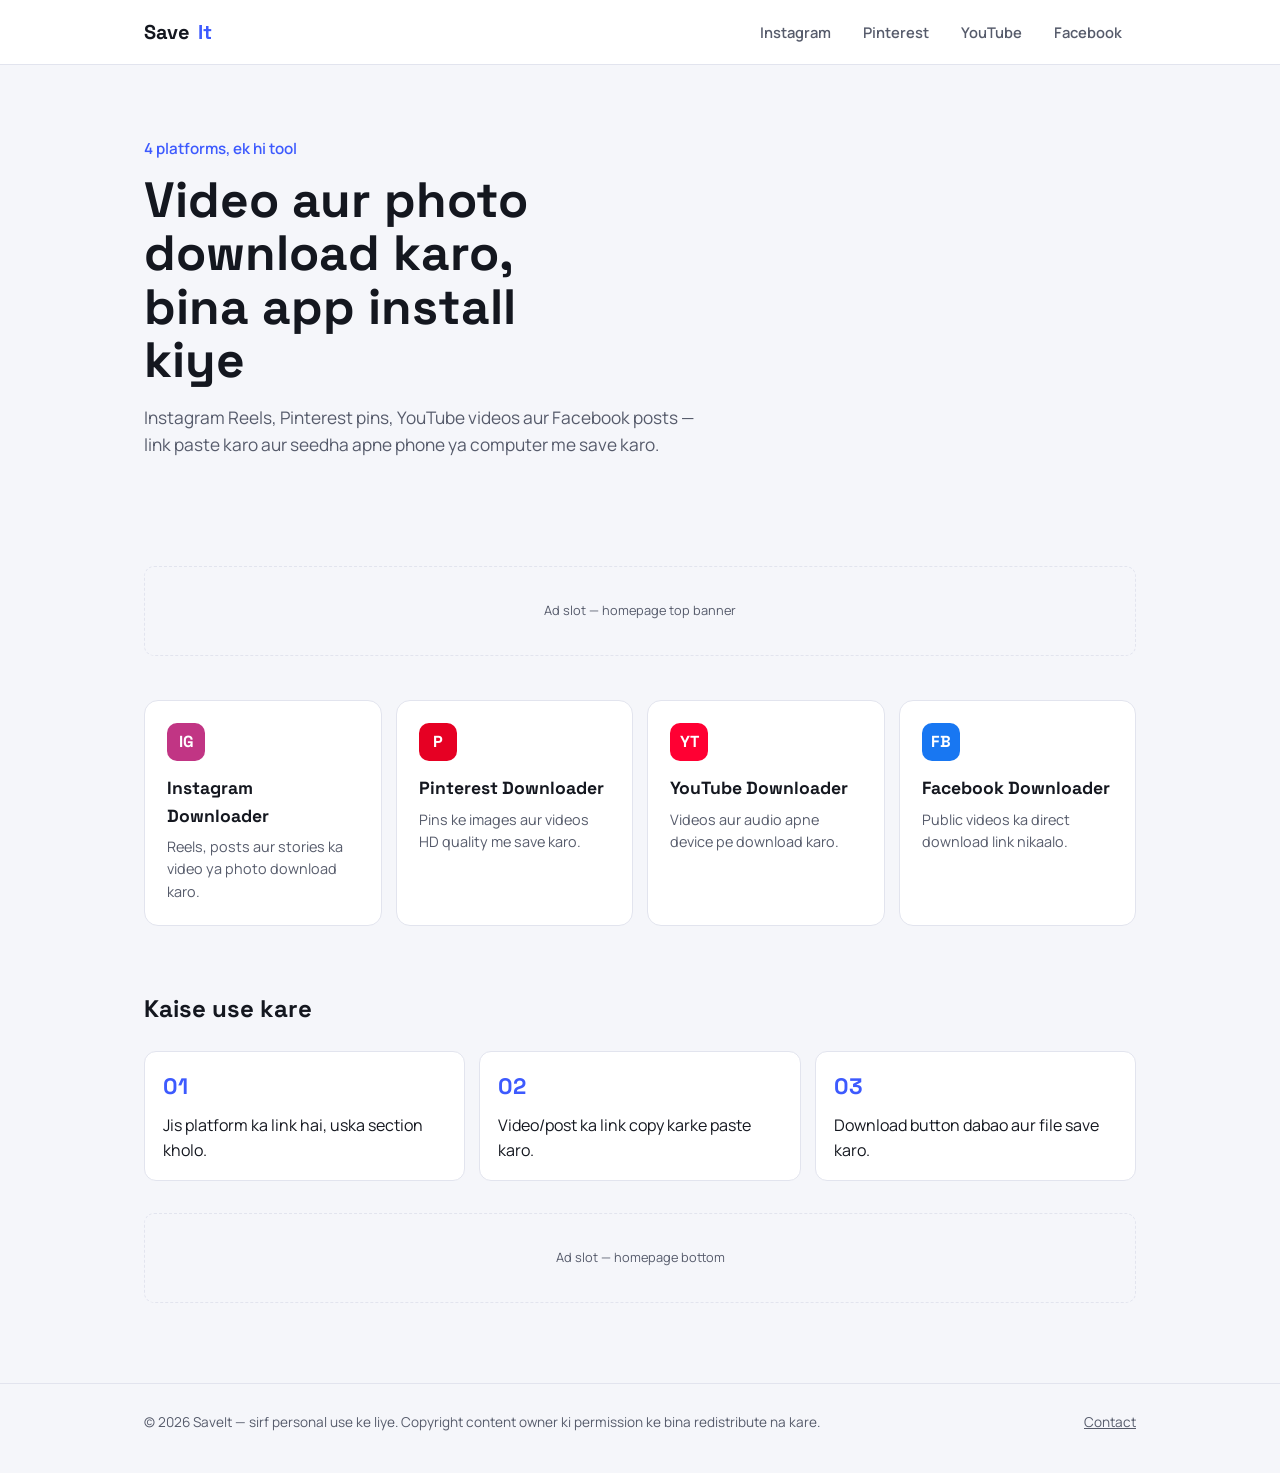
<file: index.html>
<!DOCTYPE html>
<html lang="hi">
<head>
<meta charset="UTF-8">
<meta name="viewport" content="width=device-width, initial-scale=1.0">
<title>SaveIt — Instagram, Pinterest, YouTube & Facebook Downloader</title>
<meta name="description" content="Instagram Reels, Pinterest pins, YouTube videos aur Facebook videos ek hi jagah se download karo — free, fast, no signup.">
<link rel="stylesheet" href="style.css">
</head>
<body>

<header class="site-header">
  <div class="wrap">
    <a href="index.html" class="logo">Save<span class="dot">It</span></a>
    <nav class="platforms">
      <a href="instagram.html">Instagram</a>
      <a href="pinterest.html">Pinterest</a>
      <a href="youtube.html">YouTube</a>
      <a href="facebook.html">Facebook</a>
    </nav>
  </div>
</header>

<main class="wrap">
  <section class="hero">
    <p class="kicker">4 platforms, ek hi tool</p>
    <h1>Video aur photo download karo, bina app install kiye</h1>
    <p class="lede">Instagram Reels, Pinterest pins, YouTube videos aur Facebook posts — link paste karo aur seedha apne phone ya computer me save karo.</p>
  </section>

  <div class="ad-slot">Ad slot — homepage top banner</div>

  <div class="platform-grid">
    <a href="instagram.html" class="platform-card">
      <div class="chip" style="background: var(--ig)">IG</div>
      <h3>Instagram Downloader</h3>
      <p>Reels, posts aur stories ka video ya photo download karo.</p>
    </a>
    <a href="pinterest.html" class="platform-card">
      <div class="chip" style="background: var(--pin)">P</div>
      <h3>Pinterest Downloader</h3>
      <p>Pins ke images aur videos HD quality me save karo.</p>
    </a>
    <a href="youtube.html" class="platform-card">
      <div class="chip" style="background: var(--yt)">YT</div>
      <h3>YouTube Downloader</h3>
      <p>Videos aur audio apne device pe download karo.</p>
    </a>
    <a href="facebook.html" class="platform-card">
      <div class="chip" style="background: var(--fb)">FB</div>
      <h3>Facebook Downloader</h3>
      <p>Public videos ka direct download link nikaalo.</p>
    </a>
  </div>

  <section class="steps">
    <h2>Kaise use kare</h2>
    <ol>
      <li><span class="num">01</span>Jis platform ka link hai, uska section kholo.</li>
      <li><span class="num">02</span>Video/post ka link copy karke paste karo.</li>
      <li><span class="num">03</span>Download button dabao aur file save karo.</li>
    </ol>
  </section>

  <div class="ad-slot">Ad slot — homepage bottom</div>
</main>

<footer>
  <div class="wrap">
    <span>© 2026 SaveIt — sirf personal use ke liye. Copyright content owner ki permission ke bina redistribute na kare.</span>
    <span><a href="#">Contact</a></span>
  </div>
</footer>

</body>
</html>
</file>
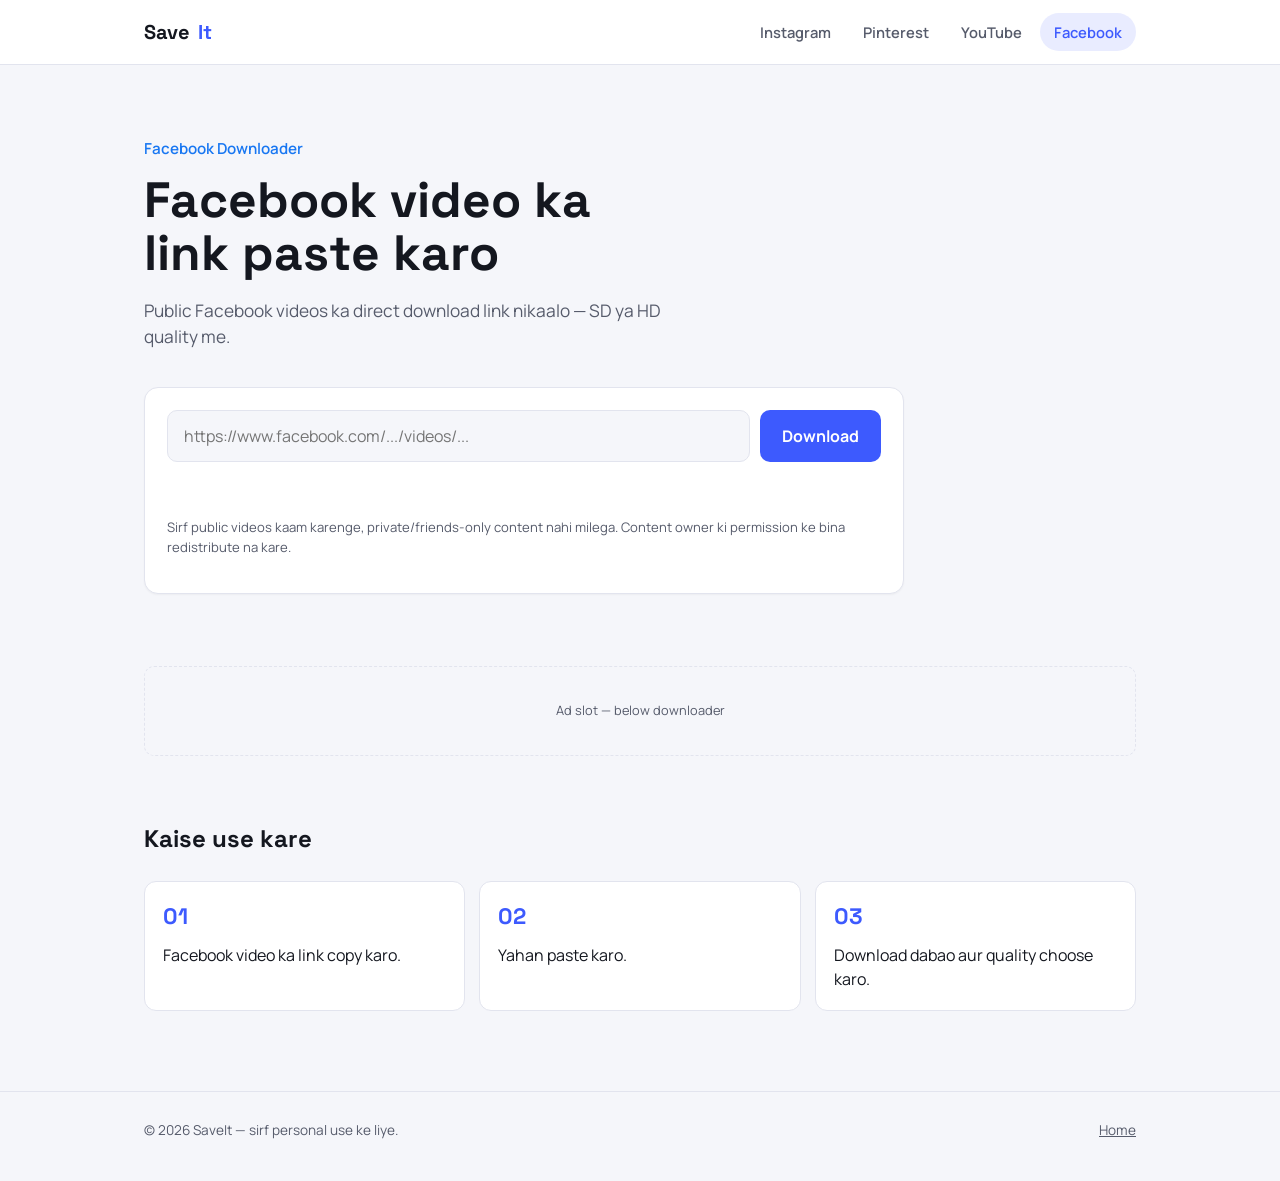
<file: facebook.html>
<!DOCTYPE html>
<html lang="hi">
<head>
<meta charset="UTF-8">
<meta name="viewport" content="width=device-width, initial-scale=1.0">
<title>Facebook Video Downloader — SaveIt</title>
<meta name="description" content="Facebook public videos download karo — link paste karo, seedha save karo.">
<link rel="stylesheet" href="style.css">
</head>
<body>

<header class="site-header">
  <div class="wrap">
    <a href="index.html" class="logo">Save<span class="dot">It</span></a>
    <nav class="platforms">
      <a href="instagram.html">Instagram</a>
      <a href="pinterest.html">Pinterest</a>
      <a href="youtube.html">YouTube</a>
      <a href="facebook.html" class="active">Facebook</a>
    </nav>
  </div>
</header>

<main class="wrap">
  <section class="hero">
    <p class="kicker" style="color: var(--fb)">Facebook Downloader</p>
    <h1>Facebook video ka link paste karo</h1>
    <p class="lede">Public Facebook videos ka direct download link nikaalo — SD ya HD quality me.</p>

    <div class="downloader">
      <form id="dl-form">
        <input type="url" id="dl-url" placeholder="https://www.facebook.com/.../videos/..." required>
        <button type="submit" class="btn" id="dl-submit">Download</button>
      </form>
      <p class="status-line" id="dl-status"></p>
      <div class="result-card" id="dl-result">
        <img class="thumb" id="dl-thumb" alt="Thumbnail">
        <div class="meta">
          <p class="title" id="dl-title"></p>
          <p class="sub" id="dl-sub"></p>
        </div>
        <a class="dl-link" id="dl-link" href="#">Save File</a>
      </div>
      <p class="disclaimer">Sirf public videos kaam karenge, private/friends-only content nahi milega. Content owner ki permission ke bina redistribute na kare.</p>
    </div>
  </section>

  <div class="ad-slot">Ad slot — below downloader</div>

  <section class="steps">
    <h2>Kaise use kare</h2>
    <ol>
      <li><span class="num">01</span>Facebook video ka link copy karo.</li>
      <li><span class="num">02</span>Yahan paste karo.</li>
      <li><span class="num">03</span>Download dabao aur quality choose karo.</li>
    </ol>
  </section>
</main>

<footer>
  <div class="wrap">
    <span>© 2026 SaveIt — sirf personal use ke liye.</span>
    <span><a href="index.html">Home</a></span>
  </div>
</footer>

<script>window.PLATFORM = "facebook";</script>
<script src="script.js"></script>
</body>
</html>
</file>
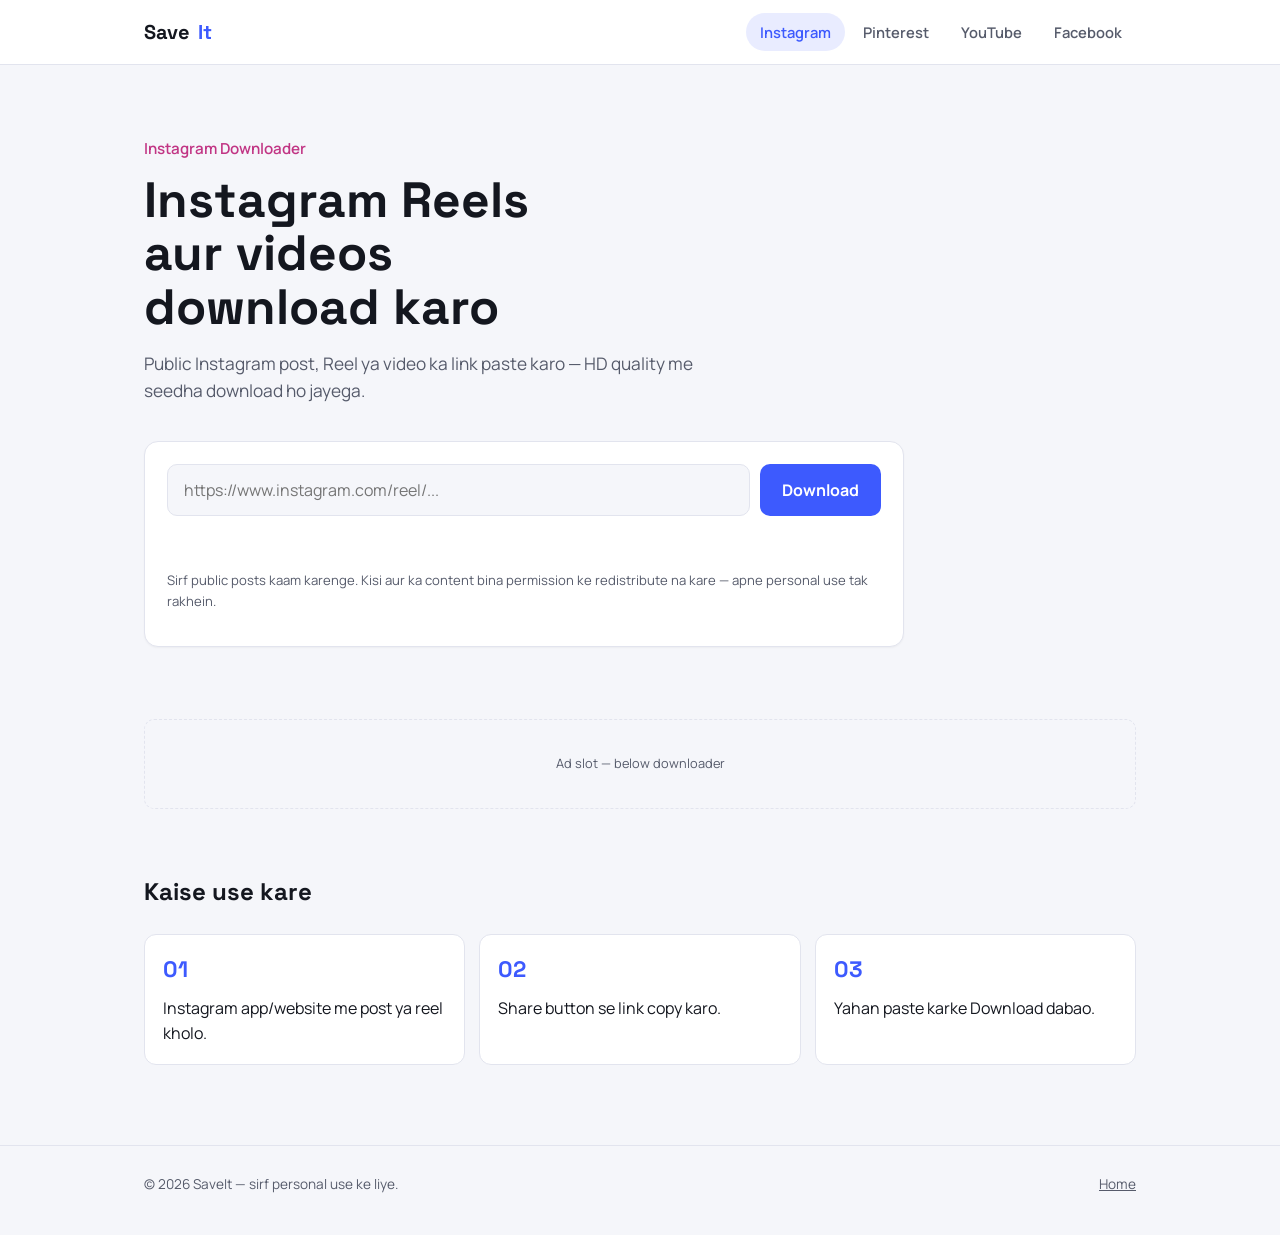
<file: instagram.html>
<!DOCTYPE html>
<html lang="hi">
<head>
<meta charset="UTF-8">
<meta name="viewport" content="width=device-width, initial-scale=1.0">
<title>Instagram Video & Reels Downloader — SaveIt</title>
<meta name="description" content="Instagram Reels, videos aur photos free me download karo. Link paste karo, seedha save karo — no app, no login.">
<link rel="stylesheet" href="style.css">
</head>
<body>

<header class="site-header">
  <div class="wrap">
    <a href="index.html" class="logo">Save<span class="dot">It</span></a>
    <nav class="platforms">
      <a href="instagram.html" class="active">Instagram</a>
      <a href="pinterest.html">Pinterest</a>
      <a href="youtube.html">YouTube</a>
      <a href="facebook.html">Facebook</a>
    </nav>
  </div>
</header>

<main class="wrap">
  <section class="hero">
    <p class="kicker" style="color: var(--ig)">Instagram Downloader</p>
    <h1>Instagram Reels aur videos download karo</h1>
    <p class="lede">Public Instagram post, Reel ya video ka link paste karo — HD quality me seedha download ho jayega.</p>

    <div class="downloader">
      <form id="dl-form">
        <input type="url" id="dl-url" placeholder="https://www.instagram.com/reel/..." required>
        <button type="submit" class="btn" id="dl-submit">Download</button>
      </form>
      <p class="status-line" id="dl-status"></p>
      <div class="result-card" id="dl-result">
        <img class="thumb" id="dl-thumb" alt="Thumbnail">
        <div class="meta">
          <p class="title" id="dl-title"></p>
          <p class="sub" id="dl-sub"></p>
        </div>
        <a class="dl-link" id="dl-link" href="#">Save File</a>
      </div>
      <p class="disclaimer">Sirf public posts kaam karenge. Kisi aur ka content bina permission ke redistribute na kare — apne personal use tak rakhein.</p>
    </div>
  </section>

  <div class="ad-slot">Ad slot — below downloader</div>

  <section class="steps">
    <h2>Kaise use kare</h2>
    <ol>
      <li><span class="num">01</span>Instagram app/website me post ya reel kholo.</li>
      <li><span class="num">02</span>Share button se link copy karo.</li>
      <li><span class="num">03</span>Yahan paste karke Download dabao.</li>
    </ol>
  </section>
</main>

<footer>
  <div class="wrap">
    <span>© 2026 SaveIt — sirf personal use ke liye.</span>
    <span><a href="index.html">Home</a></span>
  </div>
</footer>

<script>window.PLATFORM = "instagram";</script>
<script src="script.js"></script>
</body>
</html>
</file>
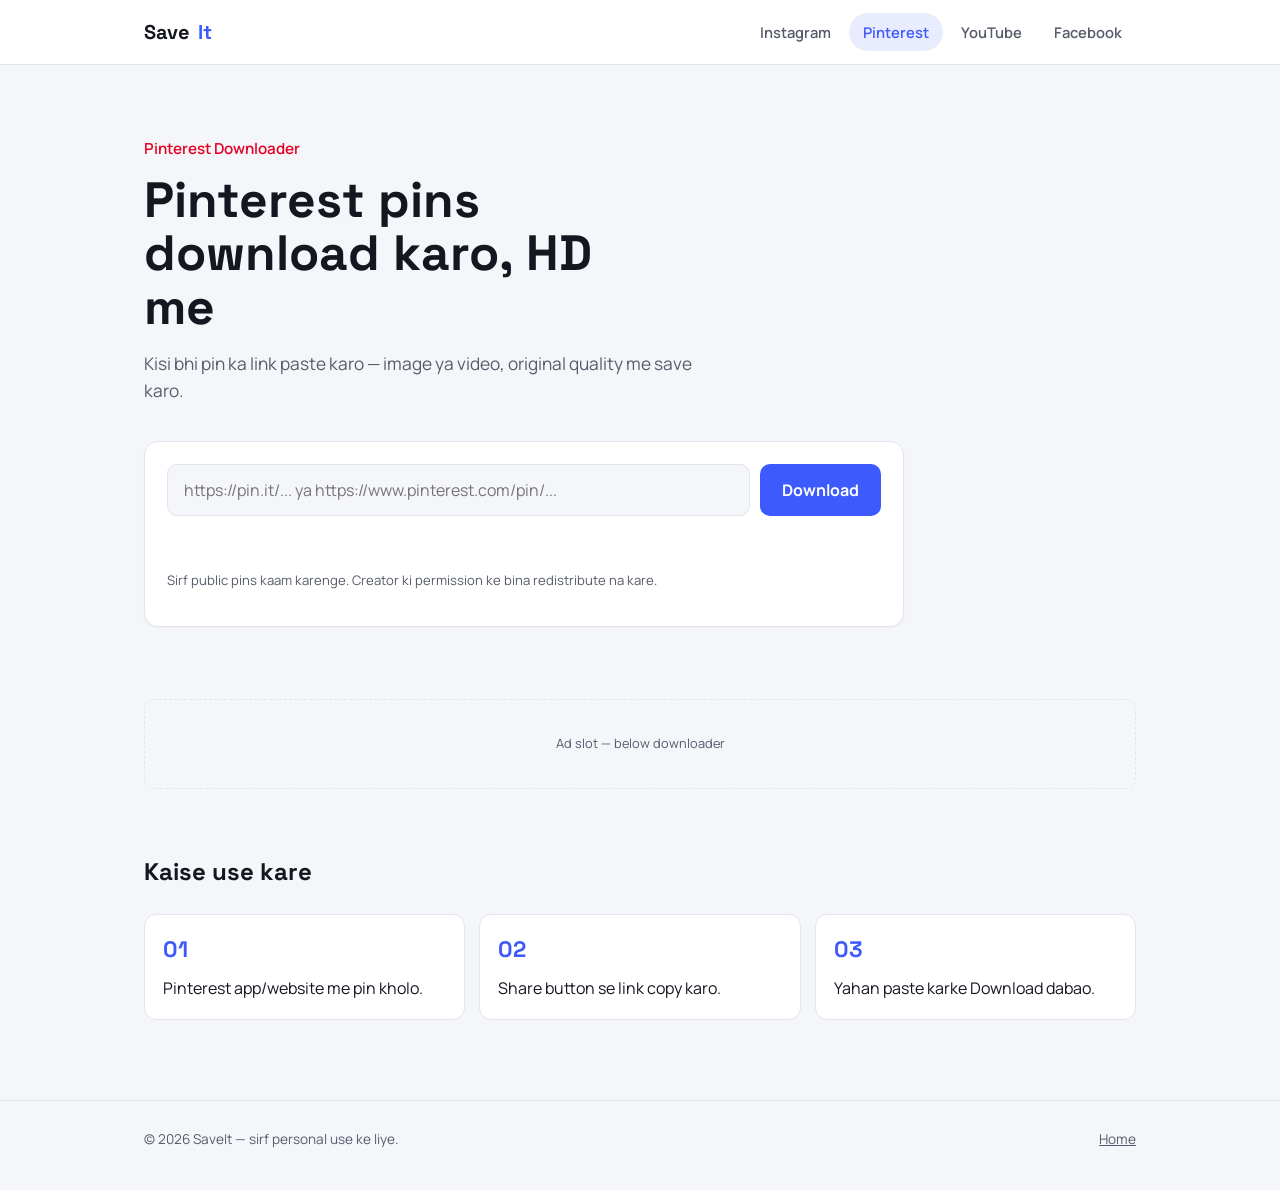
<file: pinterest.html>
<!DOCTYPE html>
<html lang="hi">
<head>
<meta charset="UTF-8">
<meta name="viewport" content="width=device-width, initial-scale=1.0">
<title>Pinterest Image & Video Downloader — SaveIt</title>
<meta name="description" content="Pinterest pins ke images aur videos HD quality me free download karo.">
<link rel="stylesheet" href="style.css">
</head>
<body>

<header class="site-header">
  <div class="wrap">
    <a href="index.html" class="logo">Save<span class="dot">It</span></a>
    <nav class="platforms">
      <a href="instagram.html">Instagram</a>
      <a href="pinterest.html" class="active">Pinterest</a>
      <a href="youtube.html">YouTube</a>
      <a href="facebook.html">Facebook</a>
    </nav>
  </div>
</header>

<main class="wrap">
  <section class="hero">
    <p class="kicker" style="color: var(--pin)">Pinterest Downloader</p>
    <h1>Pinterest pins download karo, HD me</h1>
    <p class="lede">Kisi bhi pin ka link paste karo — image ya video, original quality me save karo.</p>

    <div class="downloader">
      <form id="dl-form">
        <input type="url" id="dl-url" placeholder="https://pin.it/... ya https://www.pinterest.com/pin/..." required>
        <button type="submit" class="btn" id="dl-submit">Download</button>
      </form>
      <p class="status-line" id="dl-status"></p>
      <div class="result-card" id="dl-result">
        <img class="thumb" id="dl-thumb" alt="Thumbnail">
        <div class="meta">
          <p class="title" id="dl-title"></p>
          <p class="sub" id="dl-sub"></p>
        </div>
        <a class="dl-link" id="dl-link" href="#">Save File</a>
      </div>
      <p class="disclaimer">Sirf public pins kaam karenge. Creator ki permission ke bina redistribute na kare.</p>
    </div>
  </section>

  <div class="ad-slot">Ad slot — below downloader</div>

  <section class="steps">
    <h2>Kaise use kare</h2>
    <ol>
      <li><span class="num">01</span>Pinterest app/website me pin kholo.</li>
      <li><span class="num">02</span>Share button se link copy karo.</li>
      <li><span class="num">03</span>Yahan paste karke Download dabao.</li>
    </ol>
  </section>
</main>

<footer>
  <div class="wrap">
    <span>© 2026 SaveIt — sirf personal use ke liye.</span>
    <span><a href="index.html">Home</a></span>
  </div>
</footer>

<script>window.PLATFORM = "pinterest";</script>
<script src="script.js"></script>
</body>
</html>
</file>
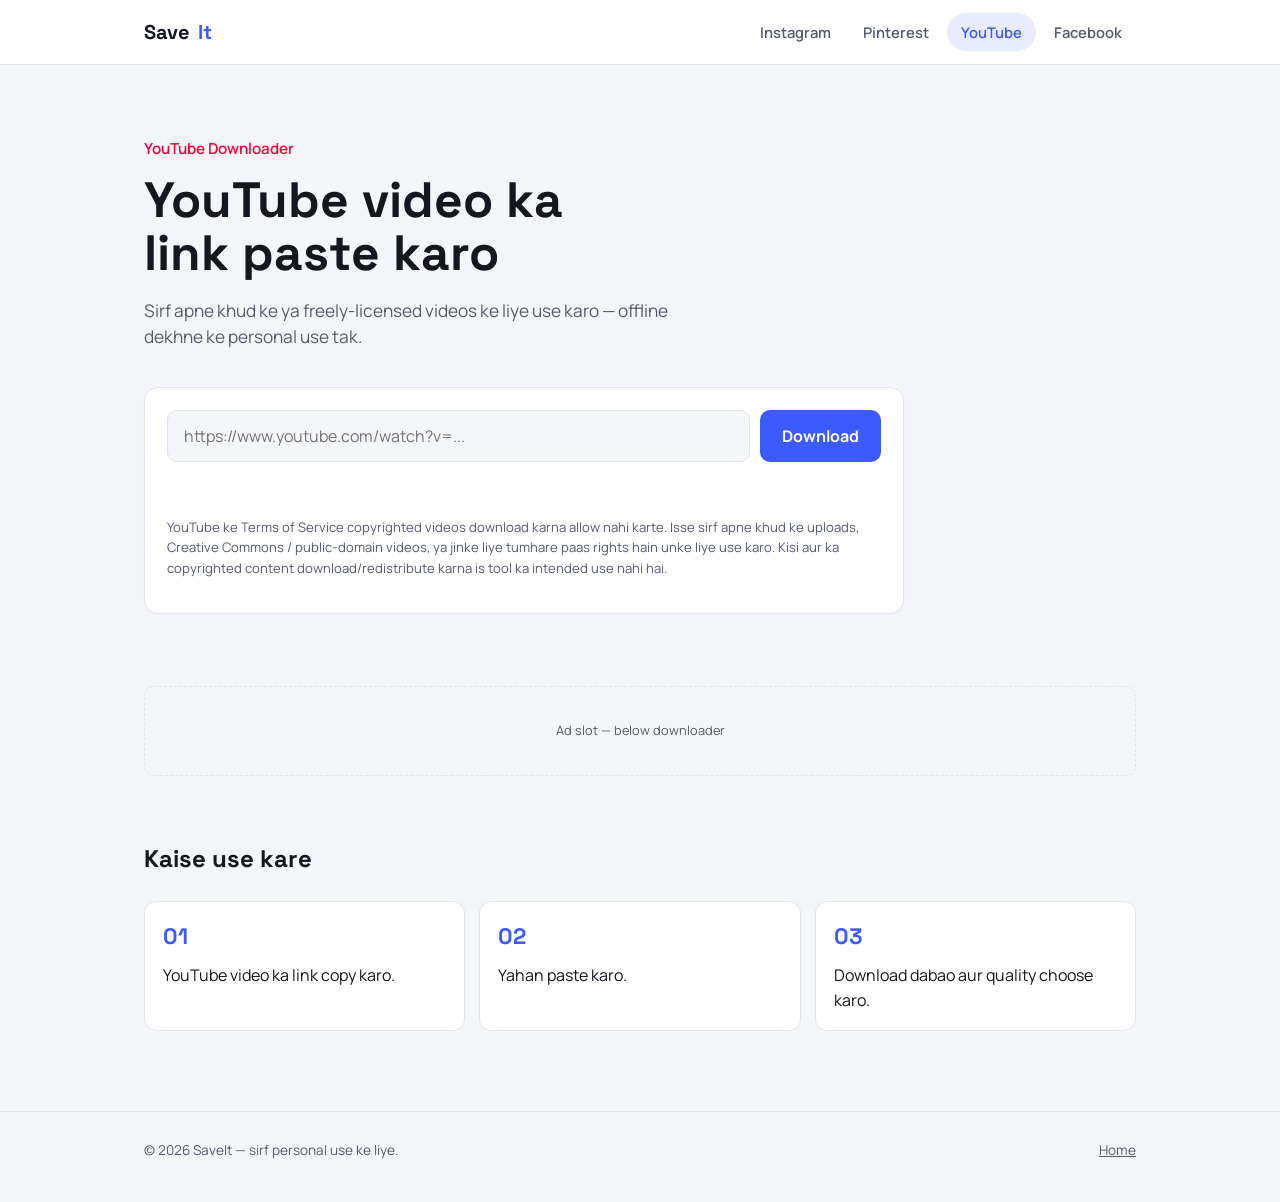
<file: youtube.html>
<!DOCTYPE html>
<html lang="hi">
<head>
<meta charset="UTF-8">
<meta name="viewport" content="width=device-width, initial-scale=1.0">
<title>YouTube Video Downloader — SaveIt</title>
<meta name="description" content="YouTube videos download karo apne personal use ke liye — link paste karo, quality choose karo.">
<link rel="stylesheet" href="style.css">
</head>
<body>

<header class="site-header">
  <div class="wrap">
    <a href="index.html" class="logo">Save<span class="dot">It</span></a>
    <nav class="platforms">
      <a href="instagram.html">Instagram</a>
      <a href="pinterest.html">Pinterest</a>
      <a href="youtube.html" class="active">YouTube</a>
      <a href="facebook.html">Facebook</a>
    </nav>
  </div>
</header>

<main class="wrap">
  <section class="hero">
    <p class="kicker" style="color: var(--yt)">YouTube Downloader</p>
    <h1>YouTube video ka link paste karo</h1>
    <p class="lede">Sirf apne khud ke ya freely-licensed videos ke liye use karo — offline dekhne ke personal use tak.</p>

    <div class="downloader">
      <form id="dl-form">
        <input type="url" id="dl-url" placeholder="https://www.youtube.com/watch?v=..." required>
        <button type="submit" class="btn" id="dl-submit">Download</button>
      </form>
      <p class="status-line" id="dl-status"></p>
      <div class="result-card" id="dl-result">
        <img class="thumb" id="dl-thumb" alt="Thumbnail">
        <div class="meta">
          <p class="title" id="dl-title"></p>
          <p class="sub" id="dl-sub"></p>
        </div>
        <a class="dl-link" id="dl-link" href="#">Save File</a>
      </div>
      <p class="disclaimer">
        YouTube ke Terms of Service copyrighted videos download karna allow nahi karte. Isse sirf apne
        khud ke uploads, Creative Commons / public-domain videos, ya jinke liye tumhare paas rights hain
        unke liye use karo. Kisi aur ka copyrighted content download/redistribute karna is tool ka intended
        use nahi hai.
      </p>
    </div>
  </section>

  <div class="ad-slot">Ad slot — below downloader</div>

  <section class="steps">
    <h2>Kaise use kare</h2>
    <ol>
      <li><span class="num">01</span>YouTube video ka link copy karo.</li>
      <li><span class="num">02</span>Yahan paste karo.</li>
      <li><span class="num">03</span>Download dabao aur quality choose karo.</li>
    </ol>
  </section>
</main>

<footer>
  <div class="wrap">
    <span>© 2026 SaveIt — sirf personal use ke liye.</span>
    <span><a href="index.html">Home</a></span>
  </div>
</footer>

<script>window.PLATFORM = "youtube";</script>
<script src="script.js"></script>
</body>
</html>
</file>
<file: style.css>
@import url('https://fonts.googleapis.com/css2?family=Space+Grotesk:wght@500;600;700&family=Manrope:wght@400;500;600;700&display=swap');

:root {
  --bg: #F5F6FA;
  --bg-raised: #FFFFFF;
  --ink: #14171F;
  --ink-soft: #565B6B;
  --line: #E2E4EE;
  --accent: #3D5AFE;
  --accent-ink: #FFFFFF;
  --accent-soft: #E9ECFF;
  --success: #00C48C;

  --ig: #C13584;
  --pin: #E60023;
  --yt: #FF0033;
  --fb: #1877F2;

  --font-display: 'Space Grotesk', 'Segoe UI', sans-serif;
  --font-body: 'Manrope', 'Segoe UI', sans-serif;

  --radius: 14px;
  --max-w: 760px;
}

* { box-sizing: border-box; }

html { scroll-behavior: smooth; }

body {
  margin: 0;
  background: var(--bg);
  color: var(--ink);
  font-family: var(--font-body);
  line-height: 1.55;
  -webkit-font-smoothing: antialiased;
}

a { color: inherit; }

.wrap {
  max-width: 1040px;
  margin: 0 auto;
  padding: 0 24px;
}

/* Header / nav */
.site-header {
  border-bottom: 1px solid var(--line);
  background: var(--bg-raised);
  position: sticky;
  top: 0;
  z-index: 10;
}

.site-header .wrap {
  display: flex;
  align-items: center;
  justify-content: space-between;
  height: 64px;
}

.logo {
  font-family: var(--font-display);
  font-weight: 700;
  font-size: 1.25rem;
  text-decoration: none;
  display: flex;
  align-items: center;
  gap: 8px;
}

.logo .dot { color: var(--accent); }

nav.platforms {
  display: flex;
  gap: 4px;
}

nav.platforms a {
  text-decoration: none;
  font-size: 0.92rem;
  font-weight: 600;
  color: var(--ink-soft);
  padding: 8px 14px;
  border-radius: 999px;
  transition: background 0.15s ease, color 0.15s ease;
}

nav.platforms a:hover,
nav.platforms a.active {
  background: var(--accent-soft);
  color: var(--accent);
}

@media (max-width: 720px) {
  nav.platforms { display: none; }
}

/* Hero */
.hero {
  padding: 72px 0 40px;
}

.hero .kicker {
  font-weight: 600;
  color: var(--accent);
  margin: 0 0 12px;
  font-size: 0.95rem;
}

.hero h1 {
  font-family: var(--font-display);
  font-size: clamp(2rem, 5vw, 3.1rem);
  line-height: 1.08;
  margin: 0 0 18px;
  max-width: 14ch;
}

.hero p.lede {
  font-size: 1.08rem;
  color: var(--ink-soft);
  max-width: 52ch;
  margin: 0 0 36px;
}

/* Downloader box */
.downloader {
  background: var(--bg-raised);
  border: 1px solid var(--line);
  border-radius: var(--radius);
  padding: 22px;
  max-width: var(--max-w);
  box-shadow: 0 1px 2px rgba(20, 23, 31, 0.04);
}

.downloader form {
  display: flex;
  gap: 10px;
}

@media (max-width: 560px) {
  .downloader form { flex-direction: column; }
}

.downloader input[type="url"] {
  flex: 1;
  border: 1.5px solid var(--line);
  border-radius: 10px;
  padding: 14px 16px;
  font-size: 1rem;
  font-family: var(--font-body);
  color: var(--ink);
  background: var(--bg);
  outline: none;
  transition: border-color 0.15s ease;
}

.downloader input[type="url"]:focus {
  border-color: var(--accent);
}

.btn {
  border: none;
  border-radius: 10px;
  padding: 14px 22px;
  font-family: var(--font-body);
  font-weight: 700;
  font-size: 1rem;
  cursor: pointer;
  background: var(--accent);
  color: var(--accent-ink);
  transition: transform 0.1s ease, opacity 0.15s ease;
  white-space: nowrap;
}

.btn:hover { opacity: 0.92; }
.btn:active { transform: scale(0.98); }

.btn[disabled] { opacity: 0.6; cursor: progress; }

.status-line {
  margin-top: 14px;
  font-size: 0.92rem;
  color: var(--ink-soft);
  min-height: 1.4em;
}

.status-line.error { color: #D6304A; }
.status-line.success { color: var(--success); }

.result-card {
  margin-top: 18px;
  border: 1px solid var(--line);
  border-radius: 12px;
  padding: 16px;
  display: none;
  gap: 14px;
  align-items: center;
}

.result-card.visible { display: flex; }

.result-card img.thumb {
  width: 84px;
  height: 84px;
  object-fit: cover;
  border-radius: 8px;
  background: var(--line);
  flex-shrink: 0;
}

.result-card .meta { flex: 1; min-width: 0; }
.result-card .meta .title {
  font-weight: 700;
  font-size: 0.98rem;
  margin: 0 0 4px;
  white-space: nowrap;
  overflow: hidden;
  text-overflow: ellipsis;
}
.result-card .meta .sub {
  font-size: 0.85rem;
  color: var(--ink-soft);
  margin: 0;
}

.result-card a.dl-link {
  background: var(--success);
  color: #fff;
  text-decoration: none;
  font-weight: 700;
  font-size: 0.9rem;
  padding: 10px 16px;
  border-radius: 8px;
  flex-shrink: 0;
}

/* Platform cards on homepage */
.platform-grid {
  display: grid;
  grid-template-columns: repeat(auto-fit, minmax(220px, 1fr));
  gap: 14px;
  margin-top: 44px;
}

.platform-card {
  background: var(--bg-raised);
  border: 1px solid var(--line);
  border-radius: var(--radius);
  padding: 22px;
  text-decoration: none;
  color: var(--ink);
  display: block;
  transition: border-color 0.15s ease;
}

.platform-card:hover { border-color: var(--accent); }

.platform-card .chip {
  width: 38px;
  height: 38px;
  border-radius: 10px;
  display: flex;
  align-items: center;
  justify-content: center;
  color: #fff;
  font-weight: 700;
  margin-bottom: 14px;
  font-family: var(--font-display);
}

.platform-card h3 {
  font-family: var(--font-display);
  margin: 0 0 6px;
  font-size: 1.1rem;
}

.platform-card p {
  margin: 0;
  color: var(--ink-soft);
  font-size: 0.9rem;
}

/* Steps */
.steps {
  margin-top: 64px;
}

.steps h2 {
  font-family: var(--font-display);
  font-size: 1.5rem;
  margin-bottom: 24px;
}

.steps ol {
  list-style: none;
  margin: 0;
  padding: 0;
  display: grid;
  gap: 14px;
  grid-template-columns: repeat(auto-fit, minmax(200px, 1fr));
}

.steps li {
  background: var(--bg-raised);
  border: 1px solid var(--line);
  border-radius: 12px;
  padding: 18px;
  counter-increment: step;
}

.steps li .num {
  font-family: var(--font-display);
  font-weight: 700;
  color: var(--accent);
  font-size: 1.4rem;
  display: block;
  margin-bottom: 8px;
}

/* Ad slots */
.ad-slot {
  margin: 32px 0;
  min-height: 90px;
  display: flex;
  align-items: center;
  justify-content: center;
  border: 1px dashed var(--line);
  border-radius: 10px;
  color: var(--ink-soft);
  font-size: 0.8rem;
}

/* Footer */
footer {
  margin-top: 80px;
  border-top: 1px solid var(--line);
  padding: 28px 0 40px;
  color: var(--ink-soft);
  font-size: 0.85rem;
}

footer .wrap {
  display: flex;
  justify-content: space-between;
  flex-wrap: wrap;
  gap: 10px;
}

/* Disclaimer note */
.disclaimer {
  margin-top: 20px;
  font-size: 0.82rem;
  color: var(--ink-soft);
  max-width: var(--max-w);
}
</file>
